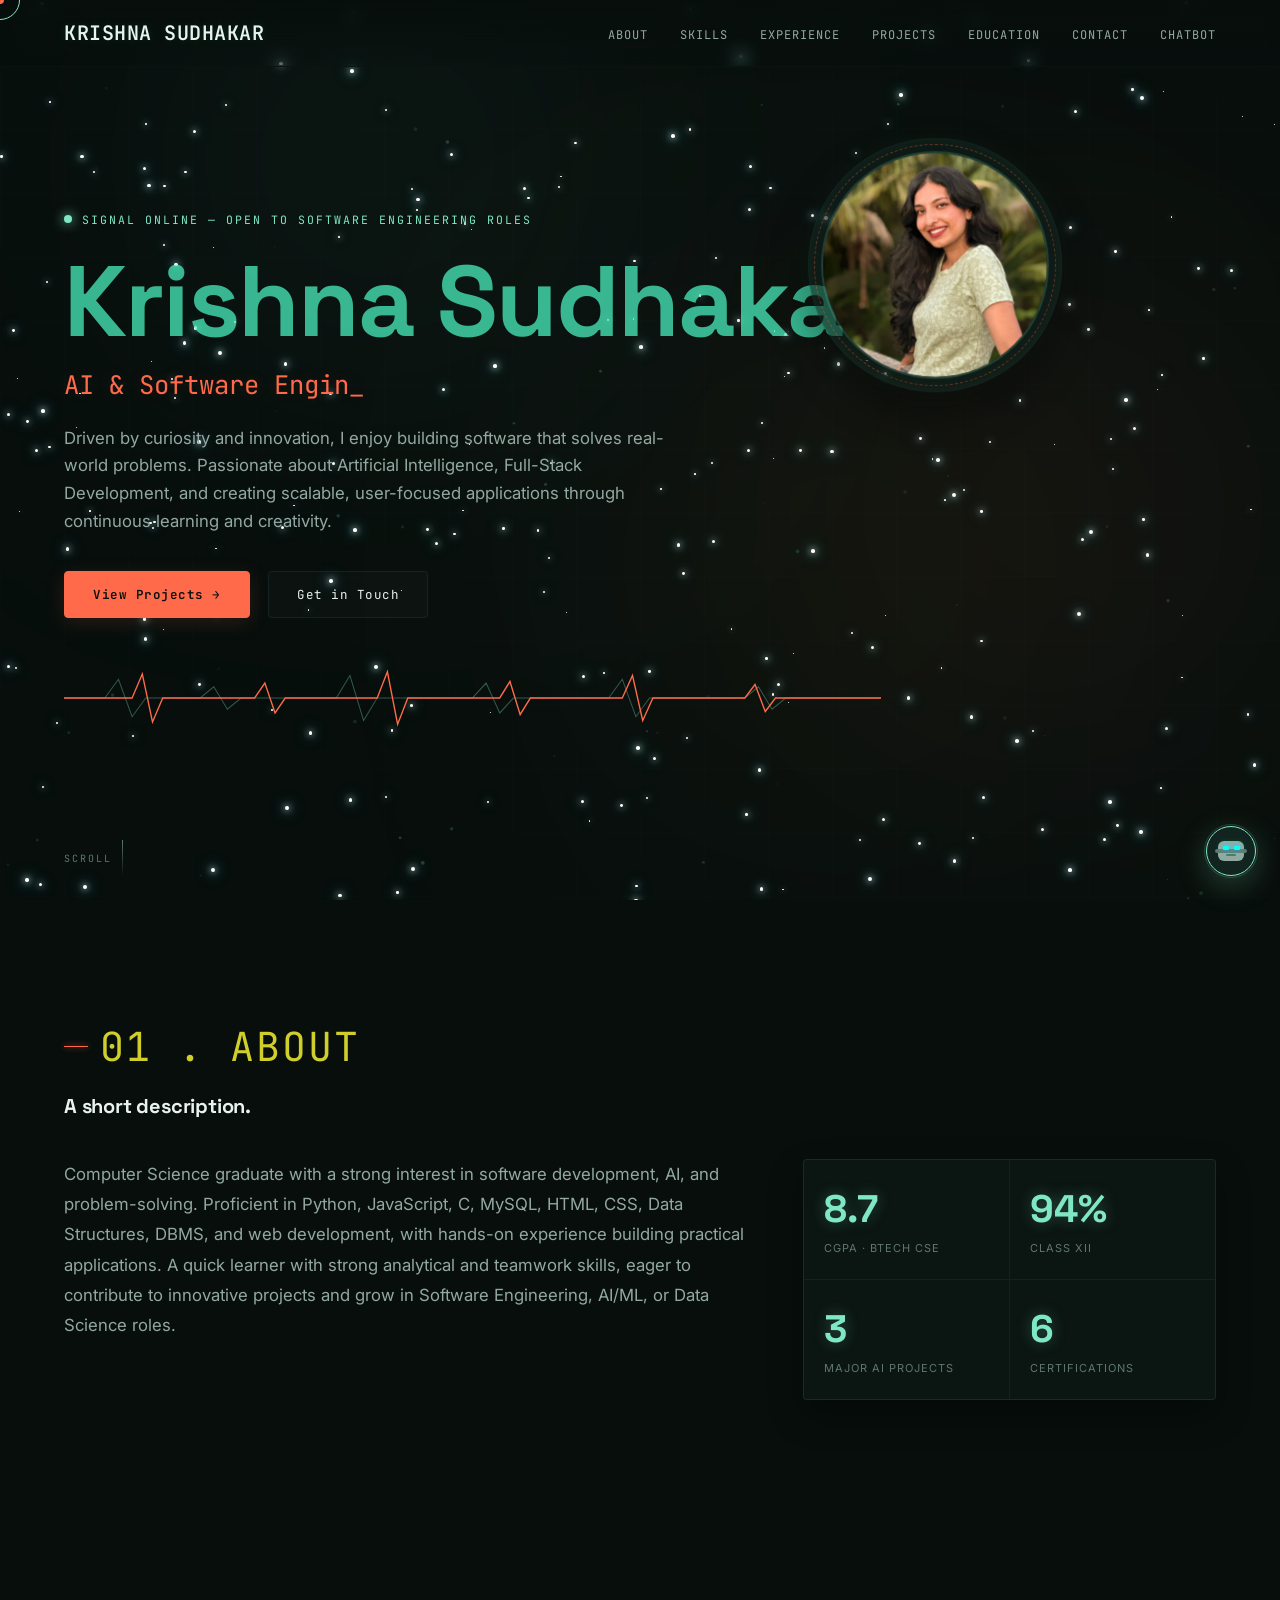
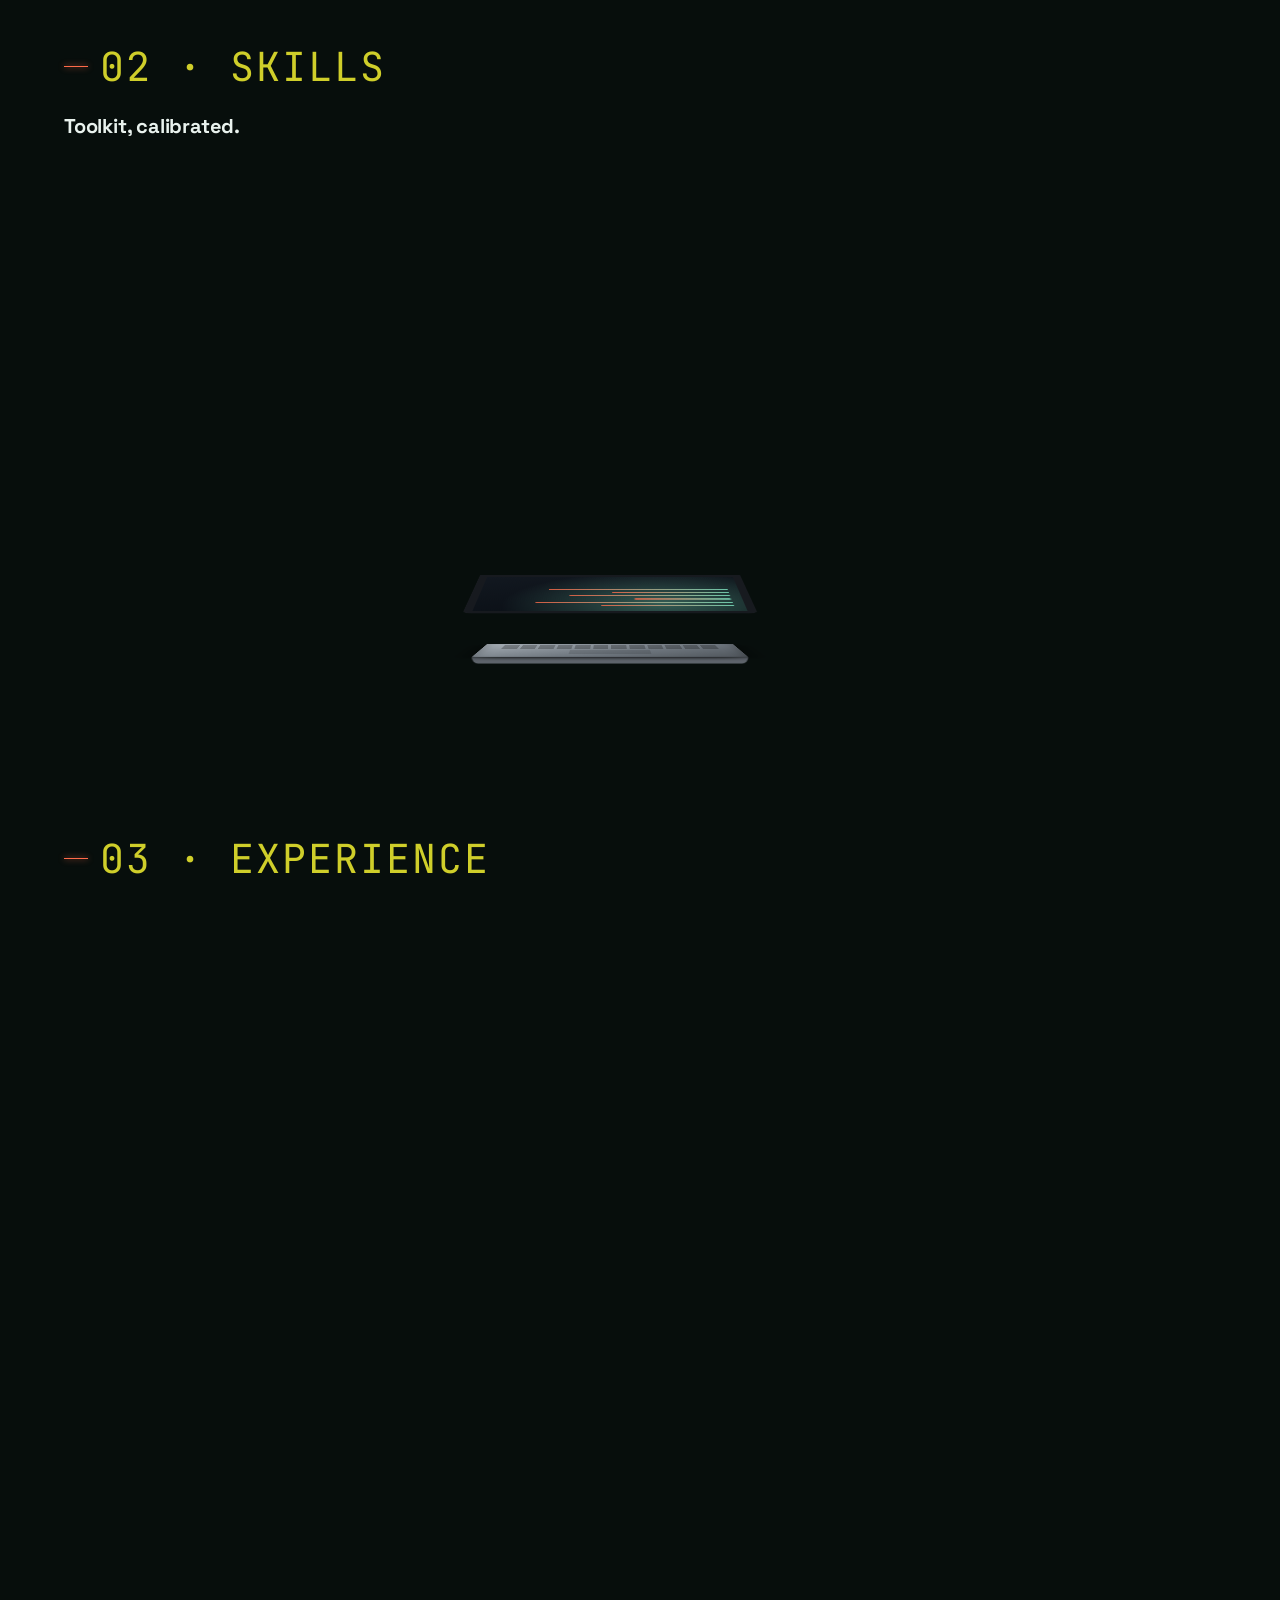
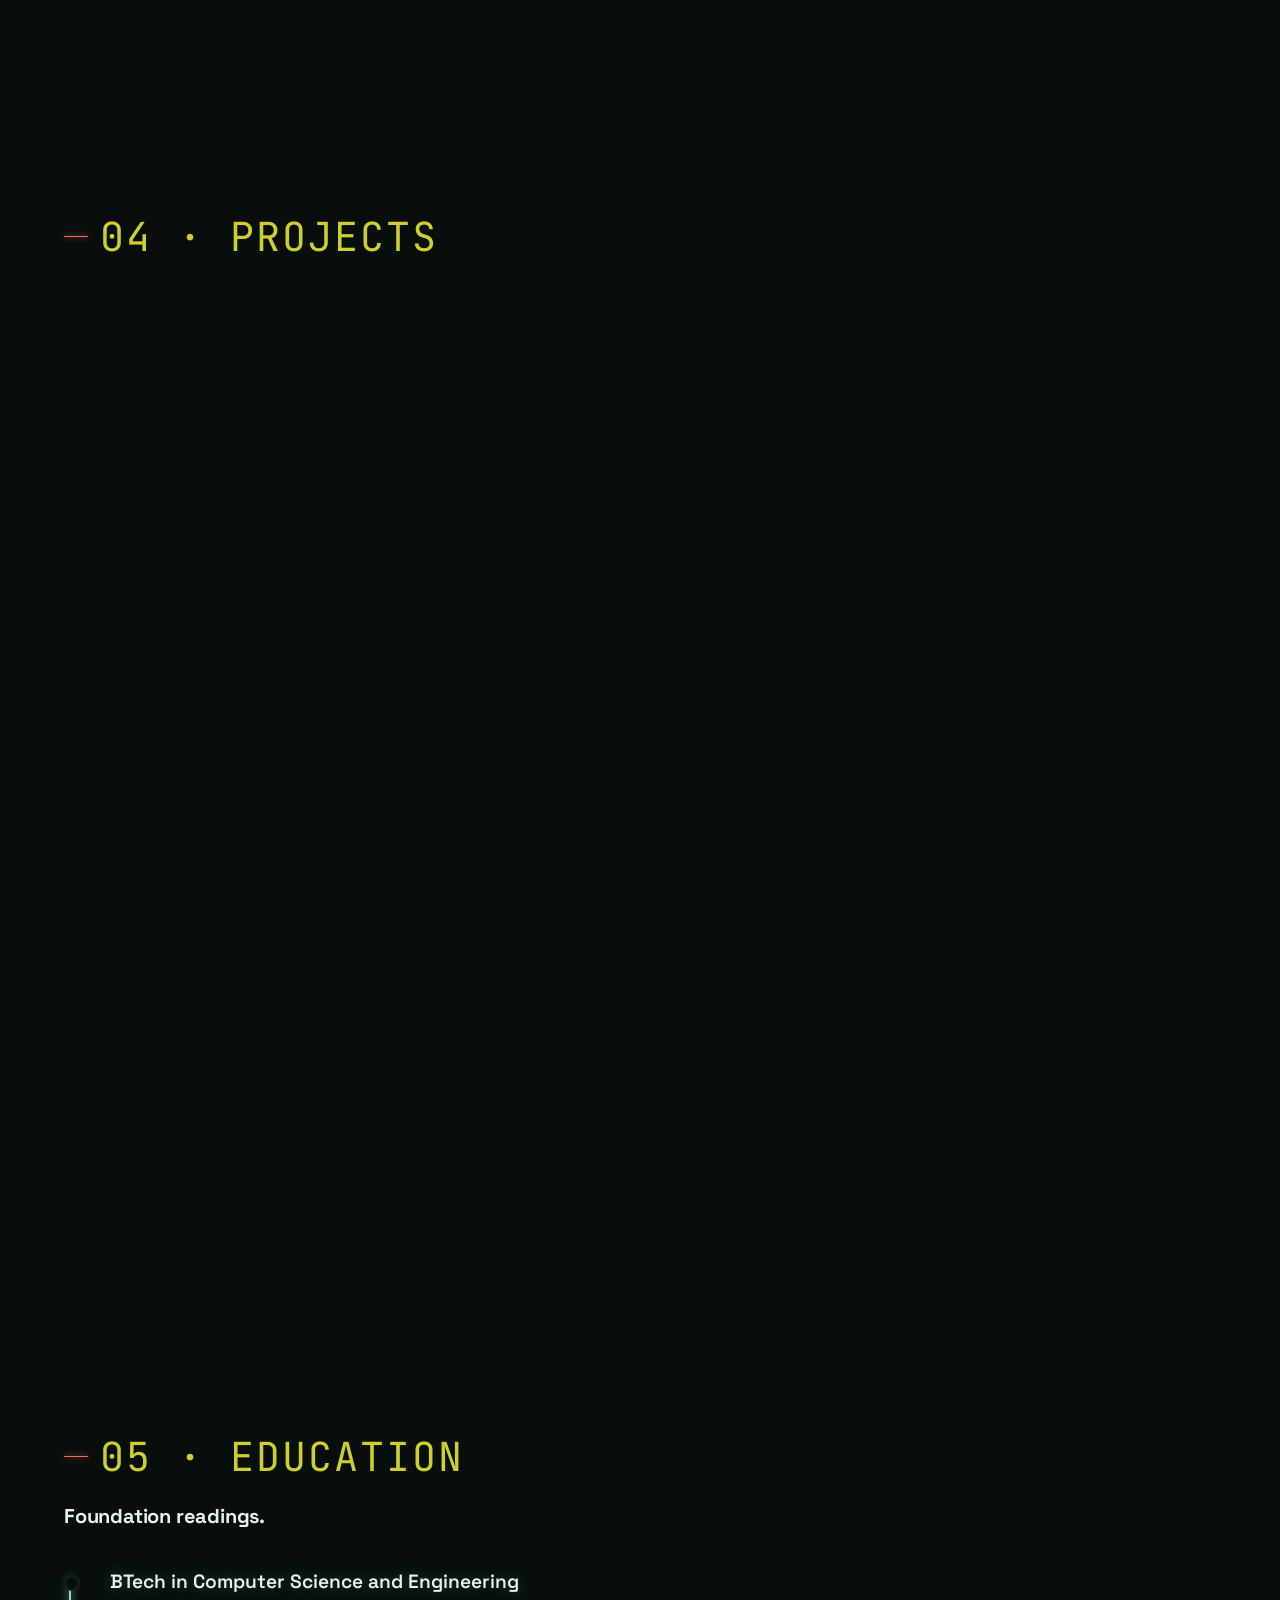
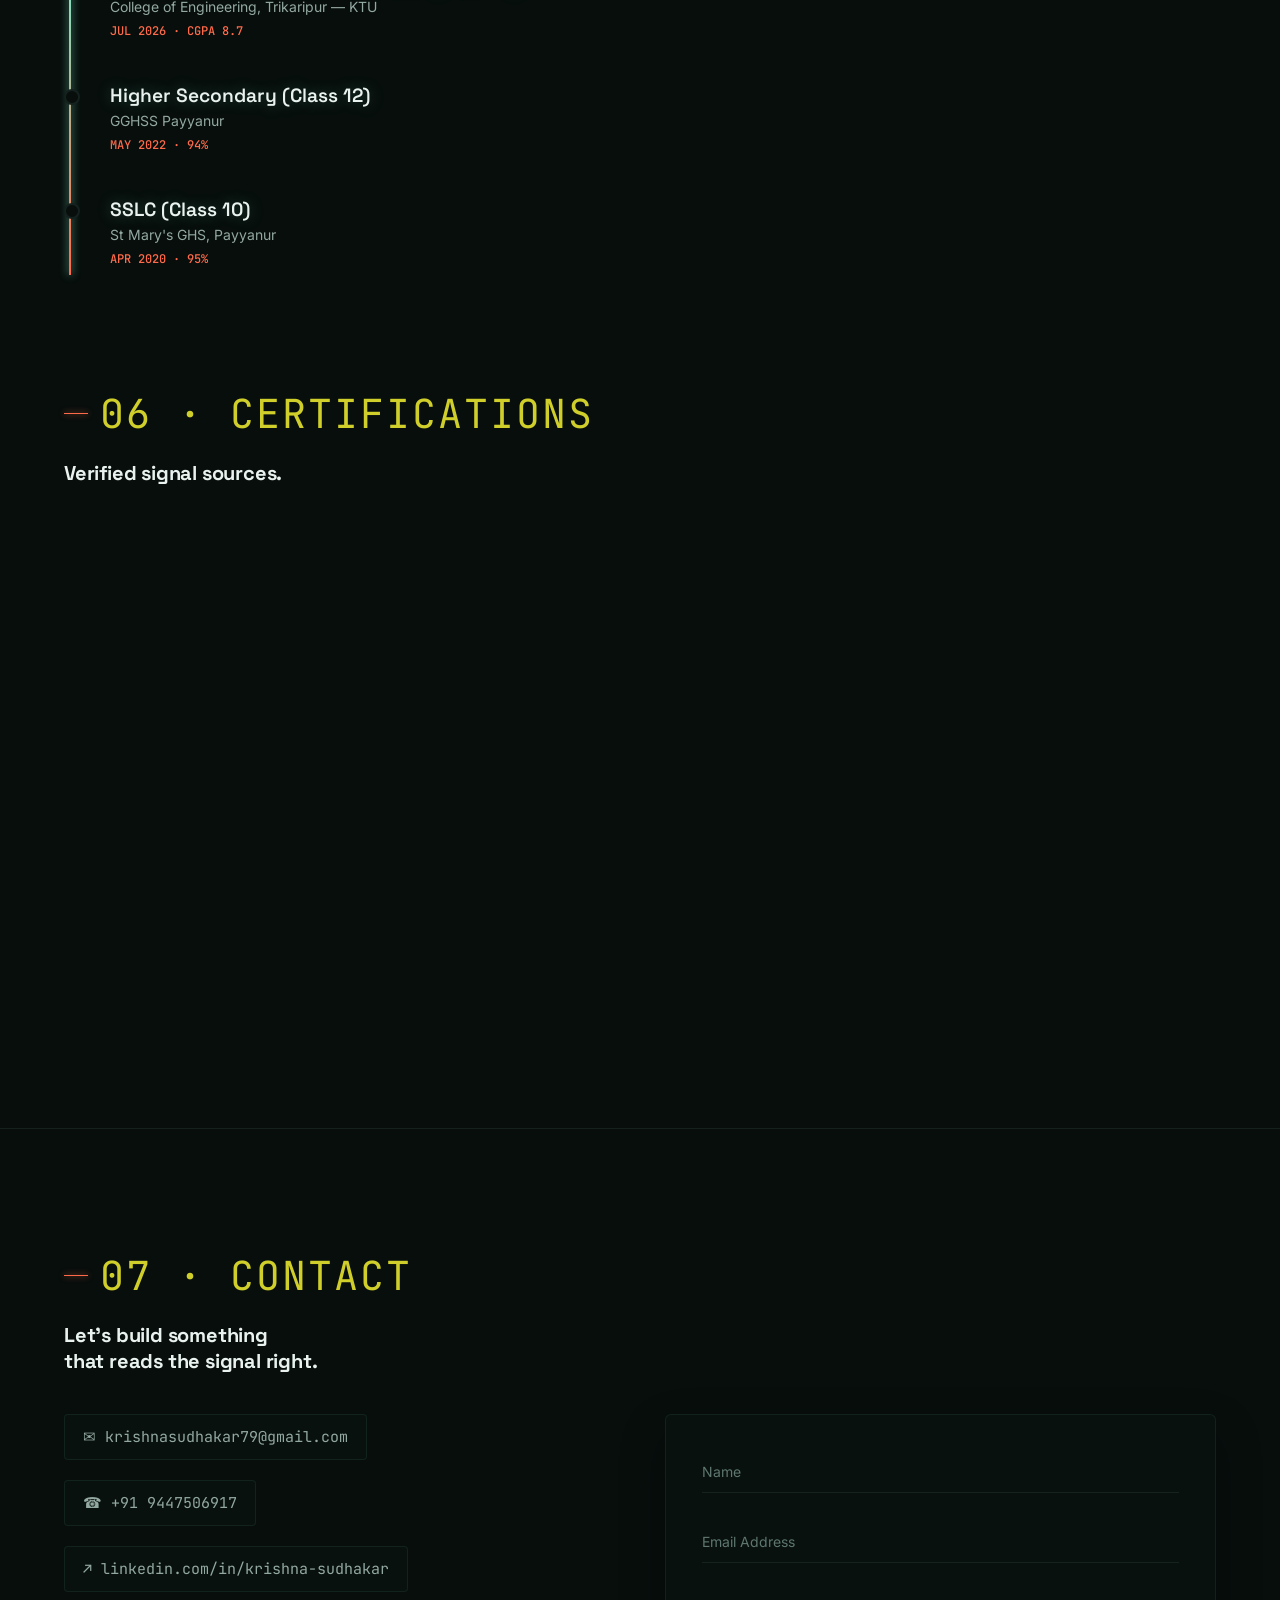
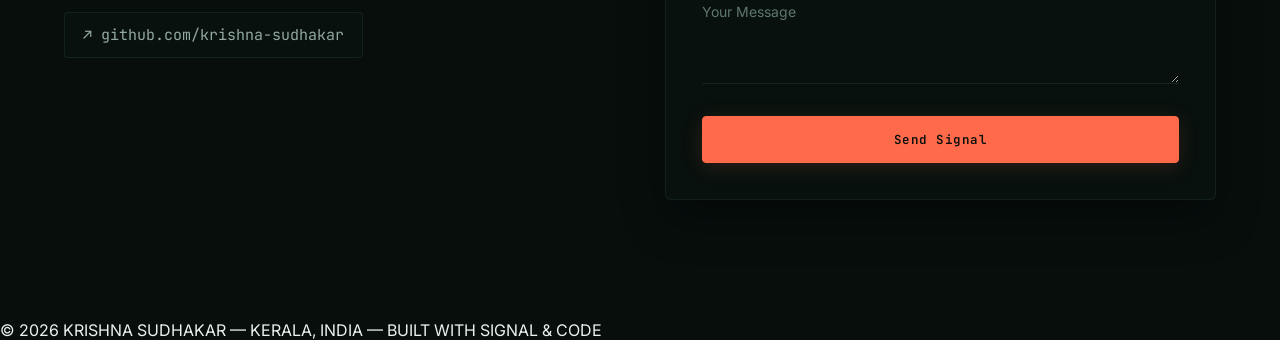
<file: index.html>
<!DOCTYPE html>
<html lang="en">
<head>
<meta name="viewport" content="width=device-width, initial-scale=1.0">
<title>Krishna Sudhakar — AI & Software Engineer</title>
<link rel="preconnect" href="https://fonts.googleapis.com">
<link href="https://fonts.googleapis.com/css2?family=Space+Grotesk:wght@400;500;600;700&family=JetBrains+Mono:wght@400;500;600&family=Inter:wght@400;500;600;700&display=swap" rel="stylesheet">
<link rel="stylesheet" href="style.css">
</head>
<body>
<div id="starfield"></div>

  <!-- Scroll Progress Bar -->
  <div id="scroll-progress" class="scroll-progress-bar"></div>

  <!-- Background Particle Canvas & Glow Orbs -->
  <div class="bg-effects-container">
    <div class="glow-orb orb-1"></div>
    <div class="glow-orb orb-2"></div>
    <div class="glow-orb orb-3"></div>
    <canvas id="particle-canvas"></canvas>
  </div>

  <!-- Custom Animated Cursor -->
  <div class="custom-cursor-dot" id="custom-cursor-dot"></div>
  <div class="custom-cursor-outline" id="custom-cursor-outline"></div>

  <header>
    <div class="logo">KRISHNA SUDHAKAR</div>
    <nav>
      <ul>
        <li><a href="#about" class="nav-link">About</a></li>
        <li><a href="#skills" class="nav-link">Skills</a></li>
        <li><a href="#experience" class="nav-link">Experience</a></li>
        <li><a href="#projects" class="nav-link">Projects</a></li>
        <li><a href="#education" class="nav-link">Education</a></li>
        <li><a href="#contact" class="nav-link">Contact</a></li>
        <li><a href="#" id="open-chatbot" class="nav-link">Chatbot</a></li>
      </ul>
    </nav>
  </header>

  <!-- HERO -->
  <section class="hero">
    <div class="hero-content">
      <div class="hero-eyebrow"><span class="dot"></span> SIGNAL ONLINE — OPEN TO SOFTWARE ENGINEERING ROLES</div>
      <h1 class="hero-title">Krishna <span>Sudhakar</span> </h1>
      <!-- Dynamic Typing Effect for Profession -->
      <div class="profession-typing-wrap">
        <span id="profession-typing" class="profession-text"></span><span class="typing-cursor">_</span>
      </div>
      <p class="hero-sub">Driven by curiosity and innovation, I enjoy building software that solves real-world problems. Passionate about Artificial Intelligence, Full-Stack Development, and creating scalable, user-focused applications through continuous learning and creativity.</p>
      <div class="hero-cta">
        <a href="#projects" class="btn btn-primary magnetic-btn">View Projects →</a>
        <a href="#contact" class="btn btn-ghost magnetic-btn">Get in Touch</a>
      </div>
      <div class="waveform-wrap">
        <svg viewBox="0 0 1200 80" preserveAspectRatio="none">
          <path class="wave-path dim" d="M0,40 L60,40 L80,15 L100,65 L120,40 L200,40 L220,25 L240,55 L260,40 L400,40 L420,10 L440,70 L460,40 L600,40 L620,20 L640,60 L660,40 L800,40 L820,15 L840,65 L860,40 L1000,40 L1020,25 L1040,55 L1060,40 L1200,40" />
          <path class="wave-path" d="M0,40 L100,40 L115,8 L130,72 L145,40 L280,40 L295,20 L310,60 L325,40 L460,40 L475,5 L490,75 L505,40 L640,40 L655,18 L670,62 L685,40 L820,40 L835,10 L850,70 L865,40 L1000,40 L1015,22 L1030,58 L1045,40 L1200,40" />
        </svg>
      </div>
      <div class="scroll-cue">SCROLL</div>
    </div>

    <!-- Profile Image Container with Glow and Tilt effects -->
    <div class="profile-stage reveal">
      <div class="profile-tilt-card" id="profile-card">
        <div class="profile-glow"></div>
        <div class="profile-card-inner">
          <img src="photo2.jpeg" alt="Krishna Sudhakar" class="profile-img" fetchpriority="high">
          <div class="profile-border-line"></div>
        </div>
      </div>
    </div>

    <div class="laptop-stage">
      <div class="laptop">
        <div class="base">
          <div class="face">
            <div class="keyboard">
              <!-- 4 rows x 12 keys -->
              <script>
                document.write('<span></span>'.repeat(48));
              </script>
            </div>
            <div class="trackpad"></div>
          </div>
          <div class="edge"></div>
        </div>

        <div class="screen-hinge">
          <div class="screen-back"></div>
          <div class="screen-front">
            <div class="glow"></div>
            <div class="code-line" style="top:20px; width:120px;"></div>
            <div class="code-line" style="top:34px; width:180px;"></div>
            <div class="code-line" style="top:48px; width:90px;"></div>
            <div class="code-line" style="top:62px; width:150px;"></div>
            <div class="code-line" style="top:76px; width:110px;"></div>
            <div class="code-line" style="top:90px; width:170px;"></div>
          </div>
        </div>
      </div>
    </div>

    <p class="caption"></p>
  </section>

  <!-- ABOUT -->
  <section id="about">
    <div class="section-inner">
      <div class="section-tag">01 . About</div>
      <h2 class="section-title reveal reveal-fade-up">A short description.</h2>
      <div class="about-grid">
        <div class="about-text reveal reveal-fade-left">
          <p>Computer Science graduate with a strong interest in software development, AI, and problem-solving. Proficient in Python, JavaScript, C, MySQL, HTML, CSS, Data Structures, DBMS, and web development, with hands-on experience building practical applications. A quick learner with strong analytical and teamwork skills, eager to contribute to innovative projects and grow in Software Engineering, AI/ML, or Data Science roles.</p>
        </div>
        <div class="readouts reveal reveal-fade-right">
          <div class="readout-card">
            <div class="readout"><div class="val text-glow">8.7</div><div class="label">CGPA · BTech CSE</div></div>
            <div class="readout"><div class="val text-glow">94%</div><div class="label">Class XII</div></div>
            <div class="readout"><div class="val text-glow">3</div><div class="label">Major AI Projects</div></div>
            <div class="readout"><div class="val text-glow">6</div><div class="label">Certifications</div></div>
          </div>
        </div>
      </div>
    </div>
  </section>

  <!-- SKILLS -->
  <section id="skills">
    <div class="section-inner">
      <div class="section-tag">02 · Skills</div>
      <h2 class="section-title reveal reveal-zoom-in">Toolkit, calibrated.</h2>
      <div class="skills-grid">
        <div class="skill-group reveal reveal-fade-up">
          <h3>Languages & Web</h3>
          <div class="bar-row"><div class="bar-label"><span>Python</span><span class="pct">92%</span></div><div class="bar-track"><div class="bar-fill" data-level="92"></div></div></div>
          <div class="bar-row"><div class="bar-label"><span>JavaScript</span><span class="pct">80%</span></div><div class="bar-track"><div class="bar-fill" data-level="80"></div></div></div>
          <div class="bar-row"><div class="bar-label"><span>C</span><span class="pct">75%</span></div><div class="bar-track"><div class="bar-fill" data-level="75"></div></div></div>
          <div class="bar-row"><div class="bar-label"><span>HTML / CSS / Bootstrap</span><span class="pct">85%</span></div><div class="bar-track"><div class="bar-fill" data-level="85"></div></div></div>
        </div>
        <div class="skill-group reveal reveal-fade-up" style="transition-delay: 0.1s;">
          <h3>Databases</h3>
          <div class="bar-row"><div class="bar-label"><span>MySQL</span><span class="pct">88%</span></div><div class="bar-track"><div class="bar-fill" data-level="88"></div></div></div>
          <div class="bar-row"><div class="bar-label"><span>SQL</span><span class="pct">85%</span></div><div class="bar-track"><div class="bar-fill" data-level="85"></div></div></div>
          <div class="bar-row"><div class="bar-label"><span>PostgreSQL</span><span class="pct">70%</span></div><div class="bar-track"><div class="bar-fill" data-level="70"></div></div></div>
        </div>
        <div class="skill-group reveal reveal-fade-up" style="transition-delay: 0.2s;">
          <h3>Tools</h3>
          <div class="bar-row"><div class="bar-label"><span>Git / GitHub</span><span class="pct">85%</span></div><div class="bar-track"><div class="bar-fill" data-level="85"></div></div></div>
          <div class="bar-row"><div class="bar-label"><span>Antigravity</span><span class="pct">82%</span></div><div class="bar-track"><div class="bar-fill" data-level="82"></div></div></div>
          <div class="bar-row"><div class="bar-label"><span>VS-code</span><span class="pct">80%</span></div><div class="bar-track"><div class="bar-fill" data-level="80"></div></div></div>
          <div class="bar-row"><div class="bar-label"><span>Postman</span><span class="pct">80%</span></div><div class="bar-track"><div class="bar-fill" data-level="80"></div></div></div>
          <div class="bar-row"><div class="bar-label"><span>React</span><span class="pct">80%</span></div><div class="bar-track"><div class="bar-fill" data-level="80"></div></div></div>
        </div>
      </div>
      <div class="softskills reveal reveal-fade-up">
        <div class="chip magnetic-btn">Communication</div>
        <div class="chip magnetic-btn">Teamwork & Collaboration</div>
        <div class="chip magnetic-btn">Leadership</div>
        <div class="chip magnetic-btn">Problem Solving</div>
        <div class="chip magnetic-btn">Adaptability</div>
      </div>
    </div>
  </section>

  <!-- EXPERIENCE -->
  <section id="experience">
    <div class="section-inner">
      <div class="section-tag">03 · Experience</div>
      <h2 class="section-title reveal reveal-fade-left">Field log.</h2>
      <div class="reveal reveal-fade-right">
        <div class="log-entry hover-lift">
          <div class="log-date text-glow">JUN 2022</div>
          <div>
            <div class="log-role">Python Programming Intern</div>
            <div class="log-org">RiverTech IT Solutions — Kochi, Kerala</div>
            <ul>
              <li>Completed a short-term internship focused on core Python programming concepts and software development fundamentals.</li>
              <li>Applied Python libraries and problem-solving techniques to build efficient, working solutions.</li>
              <li>Gained hands-on experience in debugging, testing, and real-world application lifecycle workflows.</li>
            </ul>
          </div>
        </div>
        <div class="log-entry hover-lift">
          <div class="log-date text-glow">JUN – JUL 2026</div>
          <div>
            <div class="log-role">Frontend Development Intern</div>
            <div class="log-org">CodeAlpha — Remote</div>
            <ul>
              <li>Completed a remote internship focused on modern frontend development and responsive web application design.</li>
              <li>Built and enhanced web interfaces using HTML, CSS, JavaScript, and React.</li>
              <li>Applied component-based development, responsive design principles, and Git/GitHub workflows to real-world projects.</li>
            </ul>
            <a
              href="certificates/Certificate_Krishna Sudhakar.pdf"
              target="_blank"
              rel="noopener noreferrer"
              class="certificate-btn"
            >
              View Certificate ↗
            </a>

            <a
              href="certificates/LOR_Krishna Sudhakar.pdf"
              target="_blank"
              rel="noopener noreferrer"
              class="certificate-btn"
            >
              View LOR ↗
            </a>
          </div>
        </div>
      </div>
    </div>
  </section>

  <!-- PROJECTS -->
  <section id="projects">
    <div class="section-inner">
      <div class="section-tag">04 · Projects</div>
      <h2 class="section-title reveal reveal-zoom-in">Three signals, decoded.</h2>
      <div class="projects-grid">

        <div class="project-card reveal reveal-fade-up tilt-card">
          <div class="card-glow"></div>
          <img src="neurosense.jpeg" alt="NeuroSense project screenshot" class="project-img">
          <svg class="mini-wave" viewBox="0 0 300 32" preserveAspectRatio="none"><path d="M0,16 L40,16 L50,4 L60,28 L70,16 L120,16 L130,8 L140,24 L150,16 L200,16 L210,4 L220,28 L230,16 L300,16"/></svg>
          <span class="project-date">MAY 2026</span>
          <div class="project-title text-glow">NeuroSense</div>
          <p style="color:var(--text-dimmer); font-size:13px; margin-bottom:14px;">AI-powered real-time stress & productivity system</p>
          <ul>
            <li>Engineered a real-time multimodal stress detection system analyzing video, audio, and text using FastAPI, React, DeepFace, MediaPipe, and Google Gemini.</li>
            <li>Built multimodal pipelines for facial emotion recognition, speech-based emotion analysis, and contextual sentiment detection.</li>
            <li>Shipped an interactive dashboard with real-time analytics and personalized wellness recommendations.</li>
          </ul>
          <div class="tag-row"><span class="tag">FastAPI</span><span class="tag">React</span><span class="tag">DeepFace</span><span class="tag">MediaPipe</span><span class="tag">Gemini</span></div>
          <a href="neurosense.html" class="project-btn">View Project →</a>
        </div>

        <div class="project-card reveal reveal-fade-up tilt-card" style="transition-delay: 0.1s;">
          <div class="card-glow"></div>
          <img src="music.jpeg" alt="Emote-Tune project screenshot" class="project-img">
          <svg class="mini-wave" viewBox="0 0 300 32" preserveAspectRatio="none"><path d="M0,16 L40,16 L50,4 L60,28 L70,16 L120,16 L130,8 L140,24 L150,16 L200,16 L210,4 L220,28 L230,16 L300,16"/></svg>
          <span class="project-date">OCT 2025</span>
          <div class="project-title text-glow">Emote-Tune</div>
          <p style="color:var(--text-dimmer); font-size:13px; margin-bottom:14px;">Emotion-based music recommendation system</p>
          <ul>
            <li>Built a web-based system that recommends songs based on users' facial expressions and detected emotional states.</li>
            <li>Implemented facial emotion recognition in Python, integrated with an HTML, CSS, JavaScript, and PHP front end.</li>
            <li>Designed a real-time capture-to-recommendation pipeline mapping camera input to personalized playlists.</li>
          </ul>
          <div class="tag-row"><span class="tag">Python</span><span class="tag">PHP</span><span class="tag">JavaScript</span><span class="tag">Computer Vision</span></div>
          <a href="emote-tune.html" class="project-btn">View Project →</a>
        </div>

        <div class="project-card reveal reveal-fade-up tilt-card" style="transition-delay: 0.2s;">
          <div class="card-glow"></div>
          <img src="gym.jpeg" alt="Gym Management System screenshot" class="project-img">
          <svg class="mini-wave" viewBox="0 0 300 32" preserveAspectRatio="none"><path d="M0,16 L40,16 L50,4 L60,28 L70,16 L120,16 L130,8 L140,24 L150,16 L200,16 L210,4 L220,28 L230,16 L300,16"/></svg>
          <span class="project-date">MAR 2025</span>
          <div class="project-title text-glow">Gym Management System</div>
          <p style="color:var(--text-dimmer); font-size:13px; margin-bottom:14px;">Trainer, member & task management platform</p>
          <ul>
            <li>Built a web-based management system in PHP, MySQL, HTML, CSS, and JavaScript to manage trainers, users, and tasks.</li>
            <li>Designed a structured MySQL schema for secure storage and reliable retrieval of user and task data.</li>
            <li>Streamlined trainer–user workflows, improving task assignment, tracking, and overall usability.</li>
          </ul>
          <div class="tag-row"><span class="tag">PHP</span><span class="tag">MySQL</span><span class="tag">HTML/CSS</span><span class="tag">JavaScript</span></div>
          <a href="gym-management.html" class="project-btn">View Project →</a>
        </div>

      </div>
    </div>
  </section>

  <!-- EDUCATION -->
  <section id="education">
    <div class="section-inner">
      <div class="section-tag">05 · Education</div>
      <h2 class="section-title reveal reveal-fade-left">Foundation readings.</h2>
      <div class="timeline-container">
        <div class="timeline-scroll-line" id="timeline-line"></div>
        <div class="timeline reveal reveal-fade-right">
          <div class="tl-item hover-lift">
            <div class="tl-degree text-glow">BTech in Computer Science and Engineering</div>
            <div class="tl-school">College of Engineering, Trikaripur — KTU</div>
            <div class="tl-meta">JUL 2026 · CGPA 8.7</div>
          </div>
          <div class="tl-item hover-lift">
            <div class="tl-degree text-glow">Higher Secondary (Class 12)</div>
            <div class="tl-school">GGHSS Payyanur</div>
            <div class="tl-meta">MAY 2022 · 94%</div>
          </div>
          <div class="tl-item hover-lift">
            <div class="tl-degree text-glow">SSLC (Class 10)</div>
            <div class="tl-school">St Mary's GHS, Payyanur</div>
            <div class="tl-meta">APR 2020 · 95%</div>
          </div>
        </div>
      </div>
    </div>
  </section>

  <!-- CERTIFICATIONS -->
  <section id="certifications">
    <div class="section-inner" style="padding-top:0;">
      <div class="section-tag">06 · Certifications</div>
      <h2 class="section-title reveal reveal-zoom-in">Verified signal sources.</h2>
      <div class="cert-list reveal reveal-fade-up">
        

      <a href="https://coursera.org/verify/Z1P3QA6TVZUS" target="_blank" class="cert cert-link hover-lift">
        <span class="cert-icon">✓</span>
        <span>Introduction to Git and GitHub — Google</span>
      </a>

      <a href="certificates/IT_SOLUTIONS-REACT_06_JAN_2025_BATCH_01_19785.pdf" target="_blank" class="cert cert-link hover-lift">
        <span class="cert-icon">✓</span>
        <span>React Fundamentals - ICT Academy of Kerala</span>
      </a>

      <a href="certificates/Krishna sudhakarINDUSWK124875.pdf" target="_blank" class="cert cert-link hover-lift">
        <span class="cert-icon">✓</span>
        <span>Software Testing - Industrus Tech</span>
      </a>

      <a href="https://your-python-certificate-link" target="_blank" class="cert cert-link hover-lift">
        <span class="cert-icon">✓</span>
        <span>Basics of Python Programming — Infosys</span>
      </a>

      <a href="https://coursera.org/verify/N37RI18RXE2C" target="_blank" class="cert cert-link hover-lift">
        <span class="cert-icon">✓</span>
        <span>Programming with JavaScript — Meta</span>
      </a>

      <a href="https://your-ai-certificate-link" target="_blank" class="cert cert-link hover-lift">
        <span class="cert-icon">✓</span>
        <span>AI for Beginners — HP Life</span>
      </a>

      <a href="https://your-accenture-certificate-link" target="_blank" class="cert cert-link hover-lift">
        <span class="cert-icon">✓</span>
        <span>Digital Skills — Accenture</span>
      </a>

      <a href="certificates/Krishna sudhakar.pdf" target="_blank" class="cert cert-link hover-lift">
        <span class="cert-icon">✓</span>
        <span>Self-Driving Electric Vehicles Workshop — Techmaghi, KSUM, IEDC CET & IIT Palakkad</span>
      </a>

        
      </div>
    </div>
  </section>

  <!-- CONTACT -->
  <section id="contact" class="contact">
    <div class="section-inner">
      <div class="section-tag">07 · Contact</div>
      <h2 class="section-title reveal reveal-fade-up">Let's build something<br>that reads the signal right.</h2>
      
      <div class="contact-grid">
        <div class="contact-links reveal reveal-fade-left">
          <a href="mailto:krishnasudhakar79@gmail.com" class="magnetic-btn">✉ krishnasudhakar79@gmail.com</a>
          <a href="tel:+919447506917" class="magnetic-btn">☎ +91 9447506917</a>
          <a href="https://linkedin.com/in/krishna-sudhakar" target="_blank" rel="noopener" class="magnetic-btn">↗ linkedin.com/in/krishna-sudhakar</a>
          <a href="https://github.com/krishna-sudhakar" target="_blank" rel="noopener" class="magnetic-btn">↗ github.com/krishna-sudhakar</a>
        </div>

        <!-- Modern Glassmorphic Contact Form with animated input fields -->
        <div class="contact-form-container reveal reveal-fade-right">
          <form id="portfolio-contact-form" class="contact-form">
            <div class="form-group">
              <input type="text" id="form-name" required placeholder=" ">
              <label for="form-name">Name</label>
              <span class="input-focus-line"></span>
            </div>
            <div class="form-group">
              <input type="email" id="form-email" required placeholder=" ">
              <label for="form-email">Email Address</label>
              <span class="input-focus-line"></span>
            </div>
            <div class="form-group">
              <textarea id="form-message" required placeholder=" " rows="4"></textarea>
              <label for="form-message">Your Message</label>
              <span class="input-focus-line"></span>
            </div>
            <button type="submit" class="btn btn-primary btn-submit magnetic-btn">
              <span>Send Signal</span>
              <span class="btn-ripple-container"></span>
            </button>
          </form>
          
          <div class="form-success-message" id="form-success">
            <div class="success-icon">✓</div>
            <h3>Signal Transmitted!</h3>
            <p>Thank you for reaching out. Krishna will decode your message and respond shortly.</p>
          </div>
        </div>
      </div>
    </div>
    <footer>© 2026 KRISHNA SUDHAKAR — KERALA, INDIA — BUILT WITH SIGNAL & CODE</footer>
  </section>

  <!-- Back to Top Button -->
  <button id="back-to-top" class="back-to-top-btn" title="Back to top">
    <svg viewBox="0 0 24 24"><path d="M4 12l1.41 1.41L11 7.83V20h2V7.83l5.58 5.59L20 12l-8-8-8 8z"/></svg>
  </button>

  <!-- AI Robot Helper Widget -->
  <div  id="Chatbot" class="robot-widget-container">
    <div class="robot-widget" id="robot-toggle" title="Ask my AI helper!">
      <div class="robot-head">
        <div class="robot-ears"></div>
        <div class="robot-eyes">
          <div class="eye left"></div>
          <div class="eye right"></div>
        </div>
        <div class="robot-mouth"></div>
      </div>
      <div class="robot-body-glow"></div>
    </div>
    
    <div class="robot-chat-window" id="robot-chat">
      <div class="chat-header">
        <div class="chat-header-avatar">🤖</div>
        <div class="chat-header-info">
          <h4>Aegis-v1.0</h4>
          <p><span class="status-dot"></span> Online Assistant</p>
        </div>
        <button class="chat-close" id="chat-close">&times;</button>
      </div>
      <div class="chat-messages" id="chat-messages">
        <div class="chat-bubble bot-message">
          Hello! I'm Aegis, Krishna's AI assistant. Ask me anything about his credentials, projects, or background!
        </div>
      </div>
      <div class="chat-suggestions">
        <button class="suggestion-chip" data-question="skills">What is his tech stack?</button>
        <button class="suggestion-chip" data-question="projects">Tell me about his AI projects.</button>
        <button class="suggestion-chip" data-question="contact">How can I contact him?</button>
      </div>
      <div class="chat-input-area">
        <input type="text" id="chat-input" placeholder="Ask a question..." autocomplete="off">
        <button id="chat-send">Send</button>
      </div>
    </div>
  </div>

  <script src="script.js"></script>

</body>
</html>
</file>
<file: style.css>
:root {
  --bg: #070e0c;
  --bg-alt: #0b1512;
  --panel: rgba(18, 36, 31, 0.4);
  --panel-solid: #12241f;
  --line: rgba(34, 53, 48, 0.5);
  --text: #e9f2ee;
  --text-dim: #93a8a1;
  --text-dimmer: #5f7770;
  --signal: #ff6b4a;
  --signal-dim: rgba(255, 107, 74, 0.35);
  --signal-glow: rgba(255, 107, 74, 0.15);
  --mint: #7fe7c4;
  --mint-dim: rgba(127, 231, 196, 0.35);
  --mint-glow: rgba(127, 231, 196, 0.15);
  --amber: #ffb020;
  --glass-bg: rgba(11, 21, 18, 0.6);
  --glass-border: rgba(127, 231, 196, 0.08);
}

* {
  margin: 0;
  padding: 0;
  box-sizing: border-box;
}

html {
  scroll-behavior: smooth;
}

body {
  background: var(--bg);
  color: var(--text);
  font-family: 'Inter', sans-serif;
  overflow-x: hidden;
  overflow-y: auto;
  position: relative;
  cursor: none; /* Hide default cursor for custom cursor effect */
}
#starfield{
    position:fixed;
    top:0;
    left:0;
    width:100%;
    height:100%;
    pointer-events:none;
    overflow:hidden;
    z-index:-1;
}

.star{
    position:absolute;
    width:2px;
    height:2px;
    border-radius:50%;
    background:white;
    box-shadow:
        0 0 6px white,
        0 0 12px #7df9ff,
        0 0 18px #00ffff;
    animation:twinkle linear infinite;
}

@keyframes twinkle{

    0%,100%{
        opacity:.3;
        transform:scale(.7);
    }

    50%{
        opacity:1;
        transform:scale(1.4);
    }
}

/* Shooting Star */

.shooting-star{

    position:absolute;
    width:150px;
    height:2px;

    background:linear-gradient(
        90deg,
        white,
        rgba(0,255,255,.9),
        transparent
    );

    border-radius:50%;
    filter:drop-shadow(0 0 10px cyan);

    animation:shoot 2s linear forwards;
}

@keyframes shoot{

    from{
        transform:translate(0,0) rotate(-35deg);
        opacity:1;
    }

    to{
        transform:translate(-1200px,700px) rotate(-35deg);
        opacity:0;
    }

}

/* Subtle grid texture */
body::before {
  content: "";
  position: fixed;
  inset: 0;
  background-image:
    linear-gradient(var(--line) 1px, transparent 1px),
    linear-gradient(90deg, var(--line) 1px, transparent 1px);
  background-size: 64px 64px;
  opacity: 0.15;
  pointer-events: none;
  z-index: 0;
}

.mono {
  font-family: 'JetBrains Mono', monospace;
}

.display {
  font-family: 'Space Grotesk', sans-serif;
}

a {
  color: inherit;
  text-decoration: none;
  cursor: none;
}

button {
  cursor: none;
}

::selection {
  background: var(--signal);
  color: #0d1613;
}

/* ---------- CUSTOM CURSOR ---------- */
.custom-cursor-dot {
  width: 8px;
  height: 8px;
  background: var(--signal);
  border-radius: 50%;
  position: fixed;
  pointer-events: none;
  z-index: 10000;
  transform: translate(-50%, -50%);
  transition: width 0.15s ease, height 0.15s ease, background-color 0.15s ease;
  will-change: transform;
}

.custom-cursor-outline {
  width: 40px;
  height: 40px;
  border: 1.5px solid var(--mint);
  border-radius: 50%;
  position: fixed;
  pointer-events: none;
  z-index: 9999;
  transform: translate(-50%, -50%);
  transition: width 0.25s cubic-bezier(0.1, 0.8, 0.3, 1), 
              height 0.25s cubic-bezier(0.1, 0.8, 0.3, 1), 
              border-color 0.25s ease, 
              background-color 0.25s ease, 
              box-shadow 0.25s ease;
  will-change: transform;
}

/* Cursor Glow Hover States */
.cursor-hover-active .custom-cursor-dot {
  background-color: var(--mint);
  width: 6px;
  height: 6px;
}

.cursor-hover-active .custom-cursor-outline {
  width: 55px;
  height: 55px;
  border-color: var(--signal);
  background-color: rgba(255, 107, 74, 0.05);
  box-shadow: 0 0 15px var(--signal-dim);
}

/* ---------- BACKGROUND DYNAMIC EFFECTS ---------- */
.bg-effects-container {
  position: fixed;
  inset: 0;
  pointer-events: none;
  z-index: 0;
  overflow: hidden;
}

#particle-canvas {
  position: absolute;
  inset: 0;
  width: 100%;
  height: 100%;
  opacity: 0.4;
}

.glow-orb {
  position: absolute;
  border-radius: 50%;
  filter: blur(140px);
  opacity: 0.12;
  mix-blend-mode: screen;
  will-change: transform;
}

.orb-1 {
  width: 500px;
  height: 500px;
  background: radial-gradient(circle, var(--mint) 0%, transparent 70%);
  top: -10%;
  left: 10%;
  animation: floatBlob 25s infinite alternate ease-in-out;
}

.orb-2 {
  width: 600px;
  height: 600px;
  background: radial-gradient(circle, var(--signal) 0%, transparent 70%);
  bottom: 10%;
  right: -5%;
  animation: floatBlob 30s infinite alternate-reverse ease-in-out;
}

.orb-3 {
  width: 400px;
  height: 400px;
  background: radial-gradient(circle, var(--amber) 0%, transparent 70%);
  top: 40%;
  left: 50%;
  animation: floatBlob 20s infinite alternate ease-in-out;
}

@keyframes floatBlob {
  0% { transform: translate(0, 0) scale(1) rotate(0deg); }
  50% { transform: translate(80px, -60px) scale(1.15) rotate(180deg); }
  100% { transform: translate(-40px, 80px) scale(0.9) rotate(360deg); }
}

/* ---------- SCROLL PROGRESS BAR ---------- */
.scroll-progress-bar {
  position: fixed;
  top: 0;
  left: 0;
  height: 3px;
  width: 0%;
  background: linear-gradient(90deg, var(--mint), var(--signal));
  box-shadow: 0 0 8px var(--mint-dim);
  z-index: 1000;
  will-change: width;
}

/* ---------- NAV ---------- */
header {
  position: fixed;
  top: 0;
  left: 0;
  right: 0;
  z-index: 100;
  display: flex;
  align-items: center;
  justify-content: space-between;
  padding: 20px 5vw;
  background: linear-gradient(to bottom, rgba(7, 14, 12, 0.95), rgba(7, 14, 12, 0));
  backdrop-filter: blur(8px);
  border-bottom: 1px solid rgba(255, 255, 255, 0.02);
}

.logo {
  font-family: 'JetBrains Mono', monospace;
  font-size: 20px;
  letter-spacing: 0.5px;
  color: var(--text);
  font-weight: 600;
  position: relative;
  text-shadow: 0 0 10px rgba(2, 230, 128, 0.15);
}

nav ul {
  display: flex;
  gap: 32px;
  list-style: none;
}

nav a {
  font-family: 'JetBrains Mono', monospace;
  font-size: 12px;
  letter-spacing: 1px;
  text-transform: uppercase;
  color: var(--text-dim);
  position: relative;
  padding: 6px 0;
  transition: color 0.3s cubic-bezier(0.25, 0.8, 0.25, 1);
}

nav a::after {
  content: "";
  position: absolute;
  left: 0;
  bottom: 0;
  height: 2px;
  width: 0;
  background: linear-gradient(90deg, var(--mint), var(--signal));
  box-shadow: 0 0 8px var(--mint-dim);
  transition: width 0.3s cubic-bezier(0.25, 0.8, 0.25, 1);
}

nav a:hover {
  color: var(--text);
}

nav a:hover::after {
  width: 100%;
}

section {
  position: relative;
  z-index: 1;
}

/* ---------- HERO ---------- */
.hero {
  min-height: 100svh;
  display: grid;
  grid-template-columns: 1.15fr 0.85fr 1fr;
  align-items: center;
  gap: 30px;
  padding: 100px 5vw 60px;
  max-width: 1440px;
  margin: 0 auto;
}

.hero-content {
  display: flex;
  flex-direction: column;
}

.hero-eyebrow {
  font-family: 'JetBrains Mono', monospace;
  font-size: 11.5px;
  letter-spacing: 2px;
  text-transform: uppercase;
  color: var(--mint);
  display: flex;
  align-items: center;
  gap: 10px;
  margin-bottom: 22px;
  opacity: 0;
  animation: rise 0.8s ease forwards 0.2s;
}

.hero-eyebrow .dot {
  width: 8px;
  height: 8px;
  border-radius: 50%;
  background: var(--mint);
  box-shadow: 0 0 12px var(--mint);
  animation: blink 1.8s infinite ease-in-out;
}

h1.hero-title {
  font-family: 'Space Grotesk', sans-serif;
  font-weight: 750;
  color:#4af5c2b9;
  font-size: 100px;
  line-height: 1.05;
  letter-spacing: -0.02em;
  white-space: nowrap;
  opacity: 0;
  animation: rise 0.9s ease forwards 0.4s;
  

}
.hero-title span {
    display: inline;
}

.profession-typing-wrap {
  font-family: 'JetBrains Mono', monospace;
  font-size: clamp(1rem, 2.2vw, 1.6rem);
  color: var(--signal);
  margin-top: 14px;
  height: 35px;
  display: flex;
  align-items: center;
  text-shadow: 0 0 15px var(--signal-glow);
  opacity: 0;
  animation: rise 0.9s ease forwards 0.5s;
}

.typing-cursor {
  animation: blink 1s infinite step-end;
}

.hero-sub {
  max-width: 600px;
  margin-top: 22px;
  font-size: 1.05rem;
  line-height: 1.65;
  color: var(--text-dim);
  opacity: 0;
  animation: rise 0.9s ease forwards 0.6s;
}

.hero-cta {
  margin-top: 36px;
  display: flex;
  gap: 18px;
  flex-wrap: wrap;
  opacity: 0;
  animation: rise 0.9s ease forwards 0.8s;
  z-index: 10;
}

.btn {
  font-family: 'JetBrains Mono', monospace;
  font-size: 12.5px;
  letter-spacing: 0.5px;
  padding: 14px 28px;
  border-radius: 4px;
  border: 1px solid var(--line);
  transition: all 0.3s cubic-bezier(0.25, 0.8, 0.25, 1);
  display: inline-flex;
  align-items: center;
  gap: 10px;
  position: relative;
  overflow: hidden;
  background: transparent;
  will-change: transform, box-shadow;
}

.btn-primary {
  background: var(--signal);
  border-color: var(--signal);
  color: #070e0c;
  font-weight: 600;
  box-shadow: 0 4px 20px var(--signal-glow);
}

.btn-primary:hover {
  background: transparent;
  color: var(--signal);
  box-shadow: 0 6px 24px var(--signal-dim);
  transform: translateY(-2px);
}

.btn-ghost {
  color: var(--text);
  background: rgba(255, 255, 255, 0.02);
  border-color: var(--line);
  backdrop-filter: blur(5px);
}

.btn-ghost:hover {
  border-color: var(--mint);
  color: var(--mint);
  background: rgba(127, 231, 196, 0.05);
  box-shadow: 0 6px 24px var(--mint-glow);
  transform: translateY(-2px);
}

/* Waveform anim */
.waveform-wrap {
  margin-top: 50px;
  width: 100%;
  opacity: 0;
  animation: rise 1s ease forwards 1s;
}

.waveform-wrap svg {
  width: 100%;
  height: 60px;
  display: block;
}

.wave-path {
  fill: none;
  stroke: var(--signal);
  stroke-width: 2;
  stroke-linecap: round;
  stroke-dasharray: 2000;
  stroke-dashoffset: 2000;
  animation: draw 2.8s cubic-bezier(.4, 0, .2, 1) forwards 1.1s;
}

.wave-path.dim {
  stroke: var(--mint-dim);
  stroke-width: 1.5;
  animation-delay: 1.3s;
}

@keyframes draw {
  to { stroke-dashoffset: 0; }
}

@keyframes rise {
  from { opacity: 0; transform: translateY(20px); }
  to { opacity: 1; transform: translateY(0); }
}

.scroll-cue {
  position: absolute;
  bottom: 24px;
  left: 5vw;
  font-family: 'JetBrains Mono', monospace;
  font-size: 10px;
  color: var(--text-dimmer);
  letter-spacing: 2px;
  display: flex;
  align-items: center;
  gap: 10px;
}

.scroll-cue::after {
  content: "";
  width: 1px;
  height: 36px;
  background: linear-gradient(var(--text-dimmer), transparent);
  animation: scrolldown 1.8s infinite ease-in-out;
}

@keyframes scrolldown {
  0% { transform: scaleY(0); transform-origin: top; }
  50% { transform: scaleY(1); transform-origin: top; }
  51% { transform-origin: bottom; }
  100% { transform: scaleY(0); transform-origin: bottom; }
}

/* ---------- HERO PROFILE CARD ---------- */
.profile-stage {
  display: flex;
  align-items: center;
  justify-content: center;
  perspective: 1200px;
  padding: 20px 0;
  z-index: 1000;
  right:220px;
  top:120px;
  position: absolute;
}

.profile-tilt-card {
  position: relative;
  width: 250px;
  height: 250px;
  transform-style: preserve-3d;
  animation: floatCard 6s ease-in-out infinite;
  will-change: transform;
}

.profile-glow {
  position: absolute;
  inset: -15px;
  background: radial-gradient(circle, var(--mint-dim) 0%, transparent 70%);
  opacity: 0.7;
  filter: blur(15px);
  z-index: 0;
  pointer-events: none;
  animation: pulse-glow 3s infinite ease-in-out alternate;
}

@keyframes pulse-glow {
  0% { transform: scale(0.92); opacity: 0.5; }
  100% { transform: scale(1.08); opacity: 0.9; }
}

.profile-card-inner {
  position: relative;
  width: 100%;
  height: 100%;
  background: var(--glass-bg);
  border: 1px solid var(--glass-border);
  backdrop-filter: blur(10px);
  border-radius: 50%;
  overflow: hidden;
  box-shadow: 0 20px 40px rgba(0, 0, 0, 0.4),
              inset 0 0 20px rgba(127, 231, 196, 0.1);
  transform: translateZ(20px);
  display: flex;
  align-items: center;
  justify-content: center;
}

.profile-img {
  width: 90%;
  height: 90%;
  object-fit: cover;
  border-radius: 50%;
  border: 2px solid rgba(127, 231, 196, 0.2);
  transition: transform 0.5s ease;
  transform: translateZ(10px);
}

.profile-border-line {
  position: absolute;
  inset: 5px;
  border-radius: 50%;
  border: 1px dashed rgba(255, 107, 74, 0.4);
  animation: rotateCircle 20s linear infinite;
  pointer-events: none;
}

@keyframes rotateCircle {
  from { transform: rotate(0deg); }
  to { transform: rotate(360deg); }
}

@keyframes floatCard {
  0%, 100% { transform: translateY(0px) rotate(0deg); }
  50% { transform: translateY(-12px) rotate(1deg); }
}

/* ---------- 3D LAPTOP STAGE ---------- */
.hero .laptop-stage {
  height: auto;
  min-height: 280px;
}

.laptop-stage {
  width: 100%;
  display: flex;
  align-items: center;
  justify-content: center;
  background: transparent;
  perspective: 1400px;
  z-index: 10;
  position:absolute;
  right:30px;
  top:2000px;
}

.laptop {
  position: relative;
  width: 260px;
  height: 170px;
  transform-style: preserve-3d;
  animation: spinY 12s linear infinite;
  will-change: transform;
}

.laptop:hover {
  animation-play-state: paused;
}

@keyframes spinY {
  from { transform: rotateX(-18deg) rotateY(0deg); }
  to   { transform: rotateX(-18deg) rotateY(360deg); }
}

/* Laptop keyboard and screen details */
.base {
  position: absolute;
  width: 260px;
  height: 170px;
  top: 110px;
  transform-style: preserve-3d;
  transform: rotateX(90deg);
}

.base .face {
  position: absolute;
  width: 260px;
  height: 170px;
  background: linear-gradient(135deg, #a8b0b8 0%, #6d757d 60%, #4f555b 100%);
  border-radius: 8px;
  box-shadow: inset 0 0 15px rgba(0, 0, 0, 0.3),
              0 15px 30px rgba(0, 0, 0, 0.6);
}

.base .edge {
  position: absolute;
  width: 260px;
  height: 6px;
  background: #5d636b;
  bottom: -6px;
  transform-origin: top;
  transform: rotateX(-90deg);
  border-radius: 0 0 8px 8px;
}

.trackpad {
  position: absolute;
  width: 80px;
  height: 50px;
  top: 85px;
  left: 90px;
  background: rgba(0, 0, 0, 0.12);
  border-radius: 4px;
}

.keyboard {
  position: absolute;
  top: 15px;
  left: 20px;
  width: 220px;
  height: 55px;
  display: grid;
  grid-template-columns: repeat(12, 1fr);
  grid-gap: 3px;
}

.keyboard span {
  background: rgba(0, 0, 0, 0.25);
  border-radius: 1px;
}

.screen-hinge {
  position: absolute;
  width: 260px;
  height: 170px;
  top: -50px;
  transform-style: preserve-3d;
  transform-origin: bottom center;
  transform: rotateX(-100deg);
}

.screen-back {
  position: absolute;
  width: 260px;
  height: 170px;
  background: linear-gradient(135deg, #a8b0b8 0%, #6d757d 50%, #4f555b 100%);
  border-radius: 8px 8px 3px 3px;
  backface-visibility: hidden;
}

.screen-front {
  position: absolute;
  width: 260px;
  height: 170px;
  background: #090e14;
  border: 8px solid #171a1f;
  border-radius: 8px 8px 3px 3px;
  box-sizing: border-box;
  transform: rotateY(180deg);
  backface-visibility: hidden;
  overflow: hidden;
}

.screen-front .glow {
  position: absolute;
  inset: 0;
  background:
    radial-gradient(circle at 30% 20%, rgba(127, 231, 196, 0.35), transparent 70%),
    linear-gradient(160deg, #090e14 0%, #121820 100%);
}

.screen-front .code-line {
  position: absolute;
  left: 10px;
  height: 5px;
  border-radius: 2px;
  background: linear-gradient(90deg, var(--mint), var(--signal));
  opacity: 0.8;
  animation: codeScan 3s infinite ease-in-out alternate;
}

@keyframes codeScan {
  0% { opacity: 0.4; }
  100% { opacity: 0.95; }
}

.caption {
  grid-column: 3;
  margin-top: 10px;
}

/* ---------- SECTION SCAFFOLDING ---------- */
.project-img {
  width: 100%;
  height: 180px;
  object-fit: cover;
  border-radius: 10px;
  margin-bottom: 14px;
  display: block;
}

.project-btn {
  display: inline-block;
  margin-top: 16px;
  padding: 8px 16px;
  border: 1px solid var(--text-dimmer, #888);
  border-radius: 6px;
  color: inherit;
  text-decoration: none;
  font-size: 13px;
  transition: background 0.2s, transform 0.2s;
}

.project-btn:hover {
  background: var(--text-glow, #fff);
  color: var(--bg, #000);
  transform: translateX(4px);
}
.section-inner {
  max-width: 1400px;
  margin: 0 auto;
  padding: 120px 5vw;
  position: relative;
}

.section-tag {
  font-family: 'JetBrains Mono', monospace;
  font-size: 40px;
  font-weight: 6000px;
  letter-spacing: 2px;
  text-transform: uppercase;
  color: rgba(255, 252, 50, 0.808);
  display: flex;
  align-items: center;
  gap: 12px;
  margin-bottom: 20px;
}

.section-tag::before {
  content: "";
  width: 24px;
  height: 1px;
  background: var(--signal);
  box-shadow: 0 0 6px var(--signal);
}

h2.section-title {
  font-family: 'Space Grotesk', sans-serif;
  font-weight: 700;
  font-size: 20px;
  letter-spacing: -0.01em;
  margin-bottom: 30px;
  color: var(--text);
}

/* ---------- SCROLL REVEALS ---------- */
.reveal {
  opacity: 0;
  transform: translateY(30px);
  transition: opacity 0.8s cubic-bezier(0.16, 1, 0.3, 1), 
              transform 0.8s cubic-bezier(0.16, 1, 0.3, 1);
  will-change: transform, opacity;
}

.reveal-fade-up {
  transform: translateY(20px);
}

.reveal-fade-left {
  transform: translateX(-40px);
}

.reveal-fade-right {
  transform: translateX(40px);
}

.reveal-zoom-in {
  transform: scale(0.92);
}

.reveal.visible {
  opacity: 1;
  transform: translate(0) scale(1);
}

/* ---------- ABOUT ---------- */
.about-grid {
  display: grid;
  grid-template-columns: 1.25fr 0.75fr;
  gap: 50px;
  margin-top: 40px;
}

.about-text p {
  color: var(--text-dim);
  font-size: 1.05rem;
  line-height: 1.8;
  margin-bottom: 18px;
}

.readout-card {
  display: grid;
  grid-template-columns: 1fr 1fr;
  gap: 1px;
  background: var(--line);
  border: 1px solid var(--line);
  box-shadow: 0 15px 35px rgba(0, 0, 0, 0.3);
  border-radius: 4px;
  overflow: hidden;
}

.readout {
  background: var(--bg-alt);
  padding: 24px 20px;
  transition: background-color 0.3s ease;
  display: flex;
  flex-direction: column;
  justify-content: center;
}

.readout:hover {
  background: var(--panel-solid);
}

.readout .val {
  font-family: 'Space Grotesk', sans-serif;
  font-size: clamp(1.8rem, 3vw, 2.5rem);
  font-weight: 700;
  color: var(--mint);
}

.readout .label {
  font-size: 11px;
  letter-spacing: 1px;
  text-transform: uppercase;
  color: var(--text-dimmer);
  margin-top: 8px;
}

.text-glow {
  text-shadow: 0 0 15px rgba(127, 231, 196, 0.3);
}

/* ---------- SKILLS ---------- */
.skills-grid {
  display: grid;
  grid-template-columns: repeat(auto-fit, minmax(280px, 1fr));
  gap: 30px;
  margin-top: 40px;
}

.skill-group {
  background: var(--glass-bg);
  border: 1px solid var(--glass-border);
  backdrop-filter: blur(8px);
  padding: 30px 24px;
  border-radius: 4px;
  box-shadow: 0 15px 35px rgba(0, 0, 0, 0.2);
  transition: border-color 0.3s ease, box-shadow 0.3s ease, transform 0.3s ease;
}

.skill-group:hover {
  border-color: var(--mint-dim);
  box-shadow: 0 20px 40px var(--mint-glow);
  transform: translateY(-4px);
}

.skill-group h3 {
  font-family: 'JetBrains Mono', monospace;
  font-size: 12px;
  letter-spacing: 1.5px;
  text-transform: uppercase;
  color: var(--text);
  margin-bottom: 24px;
  border-bottom: 1px solid var(--line);
  padding-bottom: 10px;
}

.bar-row {
  margin-bottom: 18px;
}

.bar-row:last-child {
  margin-bottom: 0;
}

.bar-label {
  display: flex;
  justify-content: space-between;
  font-size: 13px;
  color: var(--text-dim);
  margin-bottom: 8px;
  font-family: 'JetBrains Mono', monospace;
}

.bar-label .pct {
  color: var(--mint);
}

.bar-track {
  height: 5px;
  background: var(--line);
  border-radius: 3px;
  overflow: hidden;
  position: relative;
}

.bar-fill {
  height: 100%;
  width: 0%;
  background: linear-gradient(90deg, var(--mint), var(--signal));
  border-radius: 3px;
  transition: width 1.5s cubic-bezier(0.16, 1, 0.3, 1);
  box-shadow: 0 0 8px var(--mint-dim);
}

.softskills {
  display: flex;
  flex-wrap: wrap;
  gap: 12px;
  margin-top: 40px;
}

.chip {
  font-family: 'JetBrains Mono', monospace;
  font-size: 12px;
  letter-spacing: 0.5px;
  padding: 10px 18px;
  background: var(--glass-bg);
  border: 1px solid var(--glass-border);
  backdrop-filter: blur(5px);
  color: var(--text-dim);
  border-radius: 4px;
  transition: all 0.3s cubic-bezier(0.25, 0.8, 0.25, 1);
  will-change: transform, border-color, color;
}

.chip:hover {
  border-color: var(--mint);
  color: var(--mint);
  box-shadow: 0 8px 20px var(--mint-glow);
  transform: translateY(-2px);
}

/* ---------- EXPERIENCE & GENERAL LIFTS ---------- */
.certificate-btn {
  display: inline-block;
  margin-top: 18px;
  padding: 10px 18px;
  border: 1px solid var(--accent-color);
  color: var(--accent-color);
  text-decoration: none;
  font-size: 0.85rem;
  letter-spacing: 1px;
  transition: all 0.3s ease;
}

.certificate-btn:hover {
  background: var(--accent-color);
  color: #000;
  transform: translateY(-3px);
  box-shadow: 0 0 15px var(--accent-color);
}
.hover-lift {
  transition: transform 0.4s cubic-bezier(0.16, 1, 0.3, 1),
              box-shadow 0.4s cubic-bezier(0.16, 1, 0.3, 1),
              background-color 0.4s ease;
  will-change: transform;
}

.hover-lift:hover {
  transform: translateY(-5px);
  box-shadow: 0 15px 35px rgba(0, 0, 0, 0.3);
}

.log-entry {
  display: grid;
  grid-template-columns: 160px 1fr;
  gap: 36px;
  padding: 36px 24px;
  border-top: 1px solid var(--line);
  background: transparent;
  border-radius: 4px;
}

.log-entry:last-child {
  border-bottom: 1px solid var(--line);
}

.log-entry:hover {
  background: var(--glass-bg);
  border-color: var(--mint-dim);
}

.log-date {
  font-family: 'JetBrains Mono', monospace;
  font-size: 13px;
  color: var(--signal);
  font-weight: 500;
  letter-spacing: 1px;
}

.log-role {
  font-family: 'Space Grotesk', sans-serif;
  font-size: 1.3rem;
  font-weight: 600;
  margin-bottom: 6px;
  color: var(--text);
}

.log-org {
  color: var(--text-dimmer);
  font-size: 13px;
  margin-bottom: 16px;
  font-family: 'JetBrains Mono', monospace;
}

.log-entry ul {
  padding-left: 18px;
  color: var(--text-dim);
  line-height: 1.8;
}

.log-entry li {
  margin-bottom: 8px;
}

/* ---------- PROJECTS ---------- */
.projects-grid {
  display: grid;
  grid-template-columns: repeat(auto-fit, minmax(340px, 1fr));
  gap: 28px;
  margin-top: 40px;
}

.project-card {
  background: var(--glass-bg);
  border: 1px solid var(--glass-border);
  backdrop-filter: blur(8px);
  padding: 32px 28px;
  border-radius: 4px;
  position: relative;
  overflow: hidden;
  transition: border-color 0.4s cubic-bezier(0.16, 1, 0.3, 1), 
              transform 0.4s cubic-bezier(0.16, 1, 0.3, 1), 
              box-shadow 0.4s cubic-bezier(0.16, 1, 0.3, 1);
  transform-style: preserve-3d;
  will-change: transform, box-shadow;
}

.project-card:hover {
  border-color: var(--signal-dim);
  transform: translateY(-8px) scale(1.01);
  box-shadow: 0 20px 45px rgba(255, 107, 74, 0.08);
}

.card-glow {
  position: absolute;
  width: 250px;
  height: 250px;
  background: radial-gradient(circle, rgba(127, 231, 196, 0.05) 0%, transparent 70%);
  border-radius: 50%;
  pointer-events: none;
  z-index: 0;
  transform: translate(-50%, -50%);
  opacity: 0;
  transition: opacity 0.5s ease;
}

.project-card:hover .card-glow {
  opacity: 1;
}

.project-card .mini-wave {
  width: 100%;
  height: 32px;
  margin-bottom: 22px;
  position: relative;
  z-index: 1;
}

.project-card .mini-wave path {
  fill: none;
  stroke: var(--mint-dim);
  stroke-width: 1.5;
  transition: stroke 0.4s ease;
}

.project-card:hover .mini-wave path {
  stroke: var(--signal);
}

.project-title {
  font-family: 'Space Grotesk', sans-serif;
  font-size: 1.35rem;
  font-weight: 600;
  margin-bottom: 6px;
  color: var(--text);
  transform: translateZ(15px);
}

.project-date {
  font-family: 'JetBrains Mono', monospace;
  font-size: 11px;
  color: var(--text-dimmer);
  margin-bottom: 16px;
  display: block;
}

.project-card ul {
  padding-left: 18px;
  color: var(--text-dim);
  font-size: 14px;
  line-height: 1.75;
  position: relative;
  z-index: 1;
}

.project-card li {
  margin-bottom: 6px;
}

.tag-row {
  display: flex;
  flex-wrap: wrap;
  gap: 8px;
  margin-top: 24px;
  position: relative;
  z-index: 1;
}

.tag {
  font-family: 'JetBrains Mono', monospace;
  font-size: 10px;
  letter-spacing: 0.5px;
  padding: 5px 10px;
  background: rgba(18, 36, 31, 0.6);
  border: 1px solid rgba(127, 231, 196, 0.1);
  color: var(--mint);
  border-radius: 3px;
  transition: background-color 0.3s ease, border-color 0.3s ease;
}

.project-card:hover .tag {
  background: rgba(255, 107, 74, 0.05);
  border-color: rgba(255, 107, 74, 0.2);
}

/* ---------- EDUCATION TIMELINE ---------- */
.timeline-container {
  position: relative;
  margin-top: 40px;
}

.timeline-scroll-line {
  position: absolute;
  left: 5px;
  top: 8px;
  bottom: 8px;
  width: 2px;
  background: var(--line);
  z-index: 1;
}

.timeline-scroll-line::after {
  content: "";
  position: absolute;
  top: 0;
  left: 0;
  width: 100%;
  height: 0%;
  background: linear-gradient(to bottom, var(--mint), var(--signal));
  box-shadow: 0 0 8px var(--mint);
  z-index: 2;
  transition: height 0.1s ease;
}

.timeline {
  padding-left: 36px;
  position: relative;
  z-index: 2;
}

.tl-item {
  position: relative;
  padding-bottom: 44px;
  background: transparent;
  padding-left: 10px;
  border-radius: 4px;
}

.tl-item:last-child {
  padding-bottom: 0;
}

.tl-item::before {
  content: "";
  position: absolute;
  left: -36px;
  top: 6px;
  width: 12px;
  height: 12px;
  border-radius: 50%;
  background: var(--bg);
  border: 2px solid var(--line);
  z-index: 3;
  transition: border-color 0.4s ease, box-shadow 0.4s ease, background-color 0.4s ease;
}

.tl-item:hover::before {
  border-color: var(--mint);
  box-shadow: 0 0 10px var(--mint);
  background-color: var(--mint);
}

.tl-degree {
  font-family: 'Space Grotesk', sans-serif;
  font-weight: 600;
  font-size: 1.2rem;
  color: var(--text);
}

.tl-school {
  color: var(--text-dim);
  font-size: 14px;
  margin-top: 4px;
}

.tl-meta {
  font-family: 'JetBrains Mono', monospace;
  font-size: 12px;
  color: var(--signal);
  margin-top: 8px;
  font-weight: 500;
}

/* ---------- CERTS ---------- */
.cert-list {
  display: flex;
  flex-wrap: wrap;
  gap: 14px;
  margin-top: 40px;
}

.cert {
  display: flex;
  align-items: center;
  gap: 12px;
  border: 1px solid var(--glass-border);
  padding: 14px 22px;
  background: var(--glass-bg);
  backdrop-filter: blur(5px);
  font-size: 14px;
  border-radius: 4px;
}

.cert .cert-icon {
  color: var(--signal);
  font-family: 'JetBrains Mono', monospace;
  font-weight: bold;
  text-shadow: 0 0 8px var(--signal-dim);
}
.cert-link {
    display: flex;
    align-items: center;
    gap: 12px;
    width: 100%;
    text-decoration: none;
    color: inherit;
    transition: all 0.3s ease;
}

.cert-link:hover {
    color: #06e115e0; /* Match your portfolio accent color */
}

.cert-link:visited {
    color: inherit;
}

.cert-link .cert-icon {
    flex-shrink: 0;
}

/* ---------- CONTACT GRID & FORM ---------- */
.contact {
  text-align: left;
  border-top: 1px solid var(--line);
}

.contact-grid {
  display: grid;
  grid-template-columns: 1fr 1fr;
  gap: 50px;
  margin-top: 40px;
  align-items: start;
}

.contact h2 {
  max-width: 700px;
}

.contact-links {
  display: flex;
  flex-direction: column;
  gap: 20px;
}

.contact-links a {
  font-family: 'JetBrains Mono', monospace;
  font-size: 15px;
  color: var(--text-dim);
  display: flex;
  align-items: center;
  gap: 12px;
  padding: 12px 18px;
  background: var(--glass-bg);
  border: 1px solid var(--glass-border);
  backdrop-filter: blur(5px);
  border-radius: 4px;
  width: max-content;
  transition: all 0.3s cubic-bezier(0.25, 0.8, 0.25, 1);
  will-change: transform, color, border-color;
}

.contact-links a:hover {
  color: var(--signal);
  border-color: var(--signal);
  box-shadow: 0 8px 25px var(--signal-glow);
  transform: translateX(5px);
}

/* Contact Form */
.contact-form-container {
  background: var(--glass-bg);
  border: 1px solid var(--glass-border);
  backdrop-filter: blur(10px);
  padding: 36px;
  border-radius: 6px;
  box-shadow: 0 20px 45px rgba(0, 0, 0, 0.3);
  position: relative;
  overflow: hidden;
}

.contact-form {
  transition: opacity 0.4s ease, transform 0.4s ease;
}

.contact-form.hidden {
  opacity: 0;
  transform: translateY(-20px);
  pointer-events: none;
}

.form-group {
  position: relative;
  margin-bottom: 28px;
}

.form-group input,
.form-group textarea {
  width: 100%;
  padding: 12px 0;
  background: transparent;
  border: none;
  border-bottom: 1.5px solid var(--line);
  color: var(--text);
  font-size: 14px;
  font-family: inherit;
  outline: none;
  transition: border-color 0.3s ease;
}

.form-group label {
  position: absolute;
  left: 0;
  top: 12px;
  color: var(--text-dimmer);
  font-size: 14px;
  pointer-events: none;
  transition: all 0.3s cubic-bezier(0.25, 0.8, 0.25, 1);
}

.form-group input:focus ~ label,
.form-group input:not(:placeholder-shown) ~ label,
.form-group textarea:focus ~ label,
.form-group textarea:not(:placeholder-shown) ~ label {
  top: -12px;
  font-size: 11px;
  color: var(--mint);
  letter-spacing: 0.5px;
}

.input-focus-line {
  position: absolute;
  bottom: 0;
  left: 50%;
  width: 0%;
  height: 1.5px;
  background: linear-gradient(90deg, var(--mint), var(--signal));
  transition: width 0.4s cubic-bezier(0.25, 0.8, 0.25, 1), 
              left 0.4s cubic-bezier(0.25, 0.8, 0.25, 1);
}

.form-group input:focus ~ .input-focus-line,
.form-group textarea:focus ~ .input-focus-line {
  width: 100%;
  left: 0;
}

.btn-submit {
  width: 100%;
  justify-content: center;
}

.btn-ripple-container {
  position: absolute;
  inset: 0;
  pointer-events: none;
  overflow: hidden;
}

.ripple {
  position: absolute;
  background: rgba(255, 255, 255, 0.35);
  border-radius: 50%;
  transform: translate(-50%, -50%) scale(0);
  animation: rippleAnim 0.6s ease-out;
  pointer-events: none;
}

@keyframes rippleAnim {
  to {
    transform: translate(-50%, -50%) scale(2.5);
    opacity: 0;
  }
}

/* Form Success */
.form-success-message {
  position: absolute;
  inset: 0;
  display: flex;
  flex-direction: column;
  align-items: center;
  justify-content: center;
  padding: 36px;
  text-align: center;
  opacity: 0;
  transform: translateY(20px);
  pointer-events: none;
  transition: opacity 0.4s ease, transform 0.4s ease;
  background: var(--bg-alt);
}

.form-success-message.visible {
  opacity: 1;
  transform: translateY(0);
  pointer-events: all;
}

.success-icon {
  width: 60px;
  height: 60px;
  background: rgba(127, 231, 196, 0.1);
  border: 2px solid var(--mint);
  border-radius: 50%;
  display: flex;
  align-items: center;
  justify-content: center;
  font-size: 24px;
  color: var(--mint);
  margin-bottom: 20px;
  box-shadow: 0 0 15px var(--mint-glow);
  animation: scaleIn 0.5s cubic-bezier(0.34, 1.56, 0.64, 1);
}

@keyframes scaleIn {
  from { transform: scale(0); }
  to { transform: scale(1); }
}

.form-success-message h3 {
  font-family: 'Space Grotesk', sans-serif;
  font-size: 1.6rem;
  margin-bottom: 10px;
  color: var(--text);
}

.form-success-message p {
  color: var(--text-dim);
  font-size: 14px;
  line-height: 1.6;
}

/* ---------- BACK TO TOP BUTTON ---------- */
.back-to-top-btn {
  position: fixed;
  bottom: 24px;
  right: 90px;
  width: 44px;
  height: 44px;
  border-radius: 50%;
  background: var(--glass-bg);
  border: 1px solid var(--glass-border);
  backdrop-filter: blur(8px);
  display: flex;
  align-items: center;
  justify-content: center;
  color: var(--text);
  box-shadow: 0 8px 25px rgba(0, 0, 0, 0.4);
  transform: translateY(100px);
  opacity: 0;
  transition: all 0.4s cubic-bezier(0.16, 1, 0.3, 1);
  z-index: 99;
}

.back-to-top-btn.visible {
  transform: translateY(0);
  opacity: 1;
}

.back-to-top-btn:hover {
  background: var(--signal);
  border-color: var(--signal);
  color: #070e0c;
  box-shadow: 0 8px 20px var(--signal-dim);
  transform: translateY(-3px);
}

.back-to-top-btn svg {
  width: 20px;
  height: 20px;
  fill: currentColor;
  transition: transform 0.3s ease;
}

.back-to-top-btn:hover svg {
  transform: translateY(-2px);
}

/* ---------- ROBOT HELPER WIDGET ---------- */
.robot-widget-container {
  position: fixed;
  bottom: 24px;
  right: 24px;
  z-index: 100;
}

.robot-widget {
  width: 50px;
  height: 50px;
  background: var(--panel-solid);
  border: 1.5px solid var(--mint);
  border-radius: 50%;
  display: flex;
  align-items: center;
  justify-content: center;
  box-shadow: 0 8px 30px rgba(127, 231, 196, 0.25);
  animation: floatWidget 5s ease-in-out infinite;
  will-change: transform, box-shadow;
  transition: transform 0.3s cubic-bezier(0.25, 0.8, 0.25, 1), 
              border-color 0.3s ease, 
              box-shadow 0.3s ease;
}

.robot-widget:hover {
  transform: scale(1.1);
  border-color: var(--signal);
  box-shadow: 0 10px 30px rgba(255, 107, 74, 0.4);
}

.robot-head {
  position: relative;
  width: 26px;
  height: 20px;
  background: var(--text-dim);
  border-radius: 6px;
  display: flex;
  flex-direction: column;
  align-items: center;
  justify-content: center;
  transition: background-color 0.3s ease;
}

.robot-widget:hover .robot-head {
  background: var(--text);
}

.robot-ears {
  position: absolute;
  width: 32px;
  height: 4px;
  background: var(--text-dimmer);
  top: 8px;
  border-radius: 2px;
}

.robot-eyes {
  display: flex;
  gap: 5px;
  z-index: 1;
}

.eye {
  width: 6px;
  height: 4px;
  background: #00ffff;
  border-radius: 1px;
  box-shadow: 0 0 8px #00ffff;
  animation: blinkEyes 4s infinite step-end;
}

.robot-mouth {
  width: 10px;
  height: 2px;
  background: var(--line);
  margin-top: 4px;
  border-radius: 1px;
}

.robot-body-glow {
  position: absolute;
  inset: -3px;
  border-radius: 50%;
  border: 1px solid rgba(127, 231, 196, 0.2);
  animation: pulseBodyGlow 2s infinite ease-in-out;
}

@keyframes pulseBodyGlow {
  0% { transform: scale(1); opacity: 0.8; }
  50% { transform: scale(1.15); opacity: 0.1; }
  100% { transform: scale(1); opacity: 0.8; }
}

@keyframes blinkEyes {
  0%, 90%, 100% { transform: scaleY(1); }
  95% { transform: scaleY(0.1); }
}

@keyframes floatWidget {
  0%, 100% { transform: translateY(0px); }
  50% { transform: translateY(-8px); }
}

/* Chat Window */
.robot-chat-window {
  position: absolute;
  bottom: 65px;
  right: 0;
  width: 340px;
  height: 420px;
  background: rgba(11, 21, 18, 0.9);
  border: 1px solid var(--glass-border);
  backdrop-filter: blur(15px);
  border-radius: 8px;
  box-shadow: 0 20px 50px rgba(0, 0, 0, 0.5),
              inset 0 0 15px rgba(127, 231, 196, 0.05);
  display: flex;
  flex-direction: column;
  overflow: hidden;
  transform: scale(0.8) translateY(20px);
  transform-origin: bottom right;
  opacity: 0;
  pointer-events: none;
  transition: all 0.4s cubic-bezier(0.16, 1, 0.3, 1);
  z-index: 101;
}

.robot-chat-window.open {
  transform: scale(1) translateY(0);
  opacity: 1;
  pointer-events: all;
}

.chat-header {
  padding: 16px 20px;
  background: var(--panel-solid);
  border-bottom: 1px solid var(--line);
  display: flex;
  align-items: center;
  gap: 12px;
}

.chat-header-avatar {
  font-size: 20px;
}

.chat-header-info h4 {
  font-family: 'Space Grotesk', sans-serif;
  font-size: 13.5px;
  font-weight: 600;
  color: var(--text);
}

.chat-header-info p {
  font-family: 'JetBrains Mono', monospace;
  font-size: 10px;
  color: var(--text-dimmer);
  display: flex;
  align-items: center;
  gap: 6px;
}

.status-dot {
  width: 6px;
  height: 6px;
  background: var(--mint);
  border-radius: 50%;
  box-shadow: 0 0 6px var(--mint);
  display: inline-block;
}

.chat-close {
  margin-left: auto;
  background: transparent;
  border: none;
  color: var(--text-dim);
  font-size: 22px;
  line-height: 1;
  padding: 4px;
  transition: color 0.3s ease;
}

.chat-close:hover {
  color: var(--signal);
}

.chat-messages {
  flex-grow: 1;
  padding: 20px;
  overflow-y: auto;
  display: flex;
  flex-direction: column;
  gap: 14px;
  scroll-behavior: smooth;
}

/* Custom Scrollbar for messages */
.chat-messages::-webkit-scrollbar {
  width: 4px;
}

.chat-messages::-webkit-scrollbar-track {
  background: transparent;
}

.chat-messages::-webkit-scrollbar-thumb {
  background: var(--line);
  border-radius: 2px;
}

.chat-messages::-webkit-scrollbar-thumb:hover {
  background: var(--text-dimmer);
}

.chat-bubble {
  max-width: 85%;
  padding: 10px 14px;
  border-radius: 6px;
  font-size: 13px;
  line-height: 1.5;
  word-wrap: break-word;
}

.bot-message {
  background: rgba(18, 36, 31, 0.5);
  border: 1px solid rgba(127, 231, 196, 0.1);
  color: var(--text-dim);
  align-self: flex-start;
  border-top-left-radius: 0;
  box-shadow: 0 2px 8px rgba(0, 0, 0, 0.1);
}

.user-message {
  background: var(--signal);
  color: #070e0c;
  align-self: flex-end;
  border-top-right-radius: 0;
  font-weight: 500;
  box-shadow: 0 2px 8px var(--signal-glow);
}

.chat-suggestions {
  display: flex;
  flex-wrap: wrap;
  gap: 8px;
  padding: 10px 20px;
  border-top: 1px dashed var(--line);
  background: rgba(0, 0, 0, 0.1);
}

.suggestion-chip {
  font-family: 'JetBrains Mono', monospace;
  font-size: 10.5px;
  padding: 6px 12px;
  background: var(--glass-bg);
  border: 1px solid var(--glass-border);
  color: var(--mint);
  border-radius: 4px;
  transition: all 0.3s ease;
}

.suggestion-chip:hover {
  border-color: var(--signal);
  color: var(--signal);
  background: rgba(255, 107, 74, 0.05);
}

.chat-input-area {
  display: flex;
  border-top: 1px solid var(--line);
  background: var(--panel-solid);
}

.chat-input-area input {
  flex-grow: 1;
  padding: 16px 20px;
  background: transparent;
  border: none;
  color: var(--text);
  font-size: 13px;
  outline: none;
}

.chat-input-area input::placeholder {
  color: var(--text-dimmer);
}

.chat-input-area button {
  padding: 0 20px;
  background: transparent;
  border: none;
  border-left: 1px solid var(--line);
  color: var(--mint);
  font-family: 'JetBrains Mono', monospace;
  font-size: 12px;
  font-weight: 600;
  letter-spacing: 0.5px;
  transition: color 0.3s ease, background-color 0.3s ease;
}

.chat-input-area button:hover {
  background: rgba(127, 231, 196, 0.05);
  color: var(--text);
}

/* ---------- RESPONSIVENESS ---------- */
@media (max-width: 1100px) {
  .hero {
    grid-template-columns: 1.2fr 0.8fr;
  }
  .laptop-stage {
    display: none;
  }
}

@media (max-width: 860px) {
  body {
    cursor: auto; /* Fallback on mobile/tablet */
  }
  
  .custom-cursor-dot, 
  .custom-cursor-outline {
    display: none;
  }
  
  .hero {
    grid-template-columns: 1fr;
    text-align: center;
    padding-top: 120px;
    gap: 40px;
  }
  
  .profile-stage {
    order: -1;
    margin: 0 auto;
  }
  
  .hero-content {
    order: 1;
    align-items: center;
  }
  
  .hero-sub {
    margin-left: auto;
    margin-right: auto;
  }
  
  .hero-cta {
    justify-content: center;
  }
  
  .scroll-cue {
    display: none;
  }
  
  .about-grid {
    grid-template-columns: 1fr;
    gap: 30px;
  }
  
  .log-entry {
    grid-template-columns: 1fr;
    gap: 12px;
    padding: 24px 16px;
  }
  
  .contact-grid {
    grid-template-columns: 1fr;
    gap: 40px;
  }
  
  .contact-links {
    align-items: center;
  }
  
  .contact-links a {
    width: 100%;
    justify-content: center;
  }
  
  .back-to-top-btn {
    right: 24px;
    bottom: 85px;
  }
}

@media (prefers-reduced-motion: reduce) {
  * {
    animation-duration: 0.01ms !important;
    animation-iteration-count: 1 !important;
    transition-duration: 0.01ms !important;
    scroll-behavior: auto !important;
    transform: none !important;
  }
  .bg-effects-container, 
  #particle-canvas, 
  .glow-orb {
    display: none;
  }
}

/* =========================================
   MOBILE RESPONSIVE DESIGN
========================================= */

@media (max-width: 768px) {

  /* Prevent horizontal scrolling */
  html,
  body {
      width: 100%;
      overflow-x: hidden;
  }

  /* Header */
  header {
      padding: 18px 20px;
      flex-direction: column;
      gap: 20px;
  }

  .logo {
      font-size: 18px;
      text-align: center;
  }

  nav ul {
      display: flex;
      flex-wrap: wrap;
      justify-content: center;
      gap: 12px;
  }

  nav ul li a {
      font-size: 11px;
  }

  /* Sections */
  .section-inner {
      width: 100%;
      padding: 70px 20px;
  }

  /* Hero */
  .hero {
      min-height: auto;
      padding: 100px 20px 60px;
      display: flex;
      flex-direction: column;
  }

  .hero-content {
      width: 100%;
      text-align: center;
  }

  .hero-eyebrow {
      font-size: 10px;
      line-height: 1.6;
  }

  .hero-title {
      font-size: clamp(42px, 12vw, 70px);
      line-height: 1;
      word-break: normal;
  }

  .profession-typing-wrap {
      font-size: 18px;
      min-height: 35px;
  }

  .hero-sub {
      font-size: 14px;
      line-height: 1.7;
      max-width: 100%;
  }

  /* Buttons */
  .hero-cta {
      display: flex;
      flex-direction: column;
      align-items: center;
      gap: 12px;
  }

  .hero-cta .btn {
      width: 100%;
      max-width: 280px;
      text-align: center;
  }

  /* Hide large decorative laptop on phone */
  .laptop-stage {
      display: none;
  }

  /* Profile image */
  .profile-stage {
      margin: 50px auto 0;
      width: 80%;
      max-width: 300px;
  }

  .profile-img {
      width: 100%;
      height: auto;
  }

  /* Waveform */
  .waveform-wrap {
      width: 100%;
      overflow: hidden;
  }

  /* About */
  .about-grid {
      display: flex;
      flex-direction: column;
      gap: 30px;
  }

  .about-text p {
      font-size: 15px;
      line-height: 1.8;
  }

  /* Readout cards */
  .readout-card {
      display: grid;
      grid-template-columns: repeat(2, 1fr);
      gap: 15px;
  }

  /* Skills */
  .skills-grid {
      display: flex;
      flex-direction: column;
      gap: 25px;
  }

  .skill-group {
      width: 100%;
  }

  .softskills {
      display: flex;
      flex-wrap: wrap;
      gap: 10px;
  }

  .chip {
      font-size: 12px;
      padding: 10px 14px;
  }

  /* Experience */
  .log-entry {
      display: flex;
      flex-direction: column;
      gap: 15px;
  }

  .log-date {
      font-size: 14px;
  }

  .log-entry ul {
      padding-left: 20px;
  }

  .log-entry li {
      font-size: 14px;
      line-height: 1.7;
  }

  /* Projects */
  .projects-grid {
      display: flex;
      flex-direction: column;
      gap: 25px;
  }

  .project-card {
      width: 100%;
  }

  .project-img {
      width: 100%;
      height: auto;
  }

  .project-card li {
      font-size: 14px;
      line-height: 1.7;
  }

  .tag-row {
      display: flex;
      flex-wrap: wrap;
      gap: 8px;
  }

  /* Education */
  .timeline {
      padding-left: 20px;
  }

  .tl-degree {
      font-size: 17px;
      line-height: 1.4;
  }

  .tl-school,
  .tl-meta {
      font-size: 13px;
      line-height: 1.6;
  }

  /* Certifications */
  .cert-list {
      display: flex;
      flex-direction: column;
      gap: 12px;
  }

  .cert {
      font-size: 13px;
      line-height: 1.5;
      padding: 15px;
  }

  /* Contact */
  .contact-grid {
      display: flex;
      flex-direction: column;
      gap: 35px;
  }

  .contact-links {
      display: flex;
      flex-direction: column;
      gap: 15px;
  }

  .contact-links a {
      font-size: 13px;
      word-break: break-word;
  }

  /* Form */
  .contact-form-container {
      width: 100%;
  }

  .contact-form input,
  .contact-form textarea {
      width: 100%;
      font-size: 16px;
  }

  /* Footer */
  footer {
      font-size: 10px;
      line-height: 1.6;
      text-align: center;
      padding: 25px 15px;
  }

  /* Hide custom cursor on touch devices */
  .custom-cursor-dot,
  .custom-cursor-outline {
      display: none;
  }

  /* Chatbot */
  .robot-widget-container {
      right: 15px;
      bottom: 15px;
  }

  .robot-chat-window {
      width: calc(100vw - 30px);
      max-width: 360px;
      right: 0;
  }

  /* Back to top */
  .back-to-top-btn {
      right: 15px;
      bottom: 85px;
  }
}
@media (max-width: 480px) {

  .section-title {
      font-size: 32px;
      line-height: 1.2;
  }

  .hero-title {
      font-size: 42px;
  }

  .hero-eyebrow {
      font-size: 9px;
  }

  .readout-card {
      grid-template-columns: 1fr 1fr;
  }

  .val {
      font-size: 28px;
  }

  .label {
      font-size: 10px;
  }

  .project-title {
      font-size: 24px;
  }

  .chat-suggestions {
      overflow-x: auto;
      display: flex;
      gap: 8px;
  }

  .suggestion-chip {
      white-space: nowrap;
  }
}
</file>
